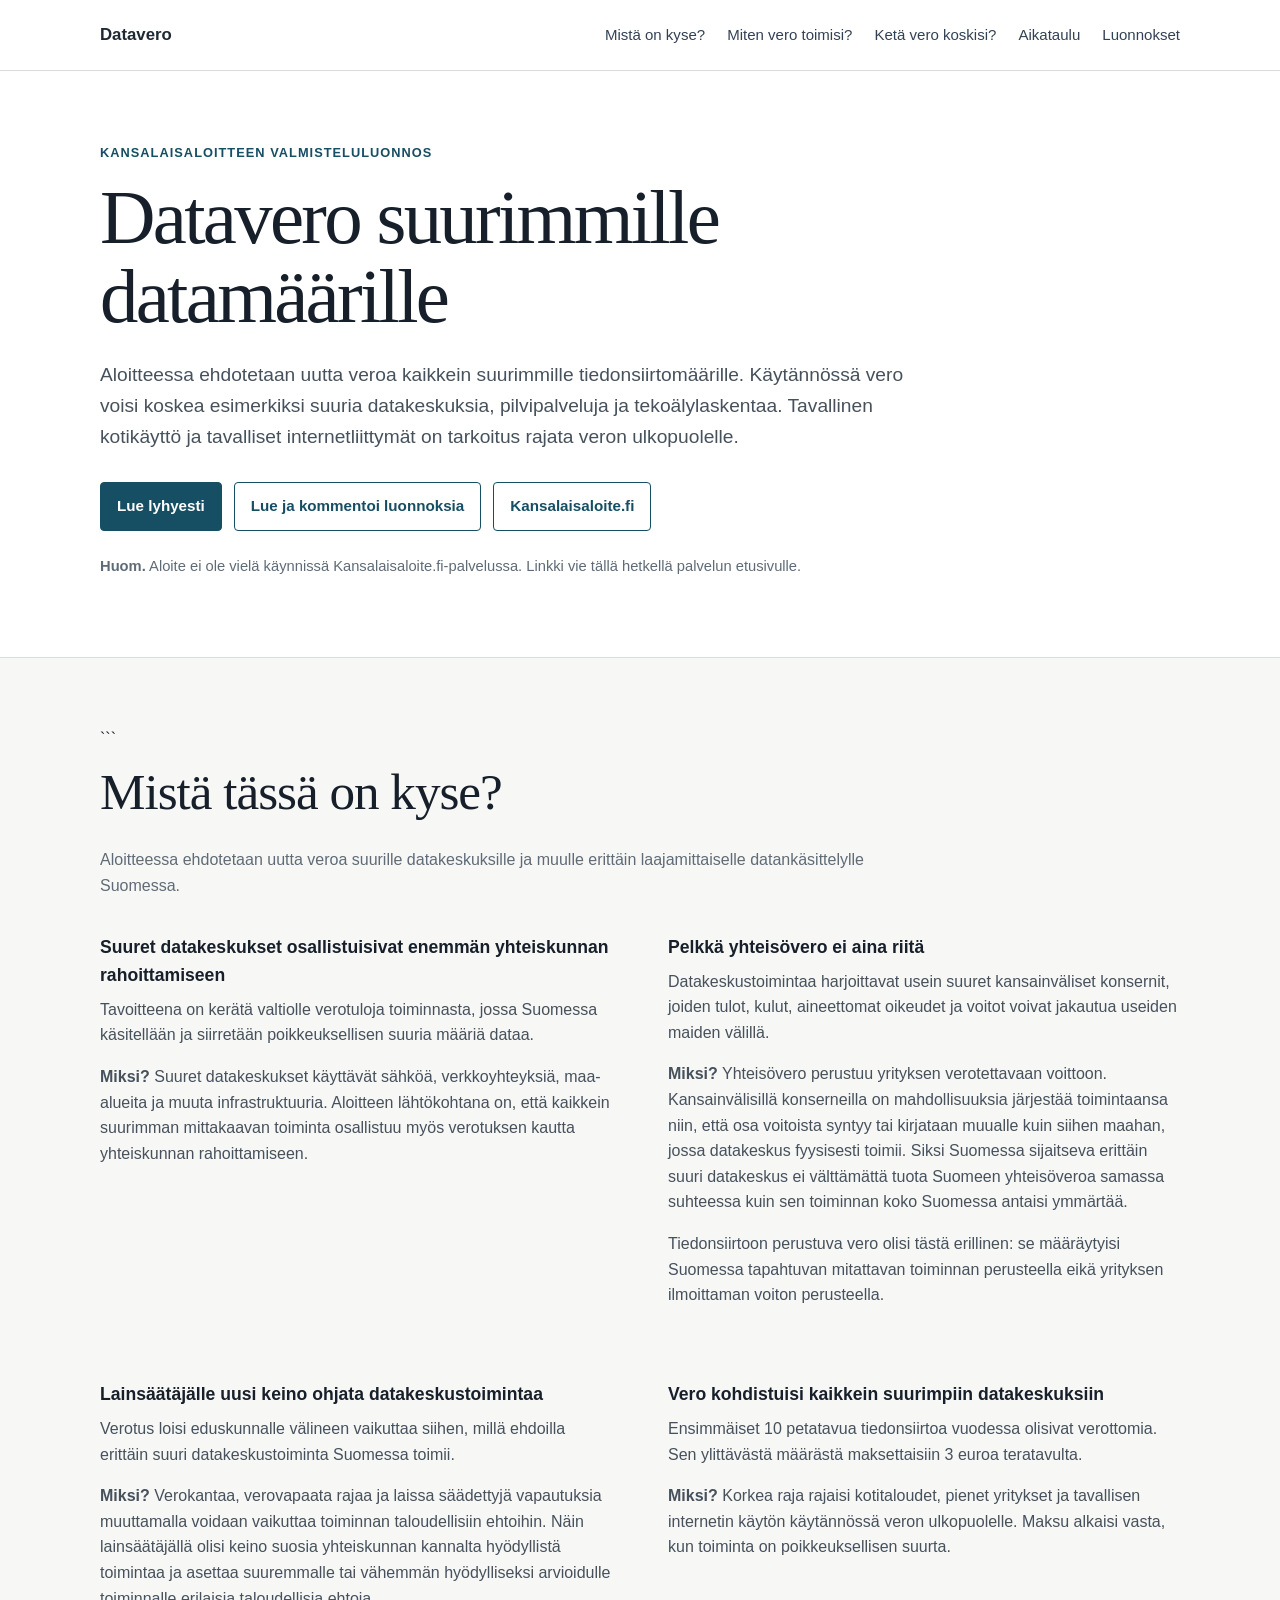
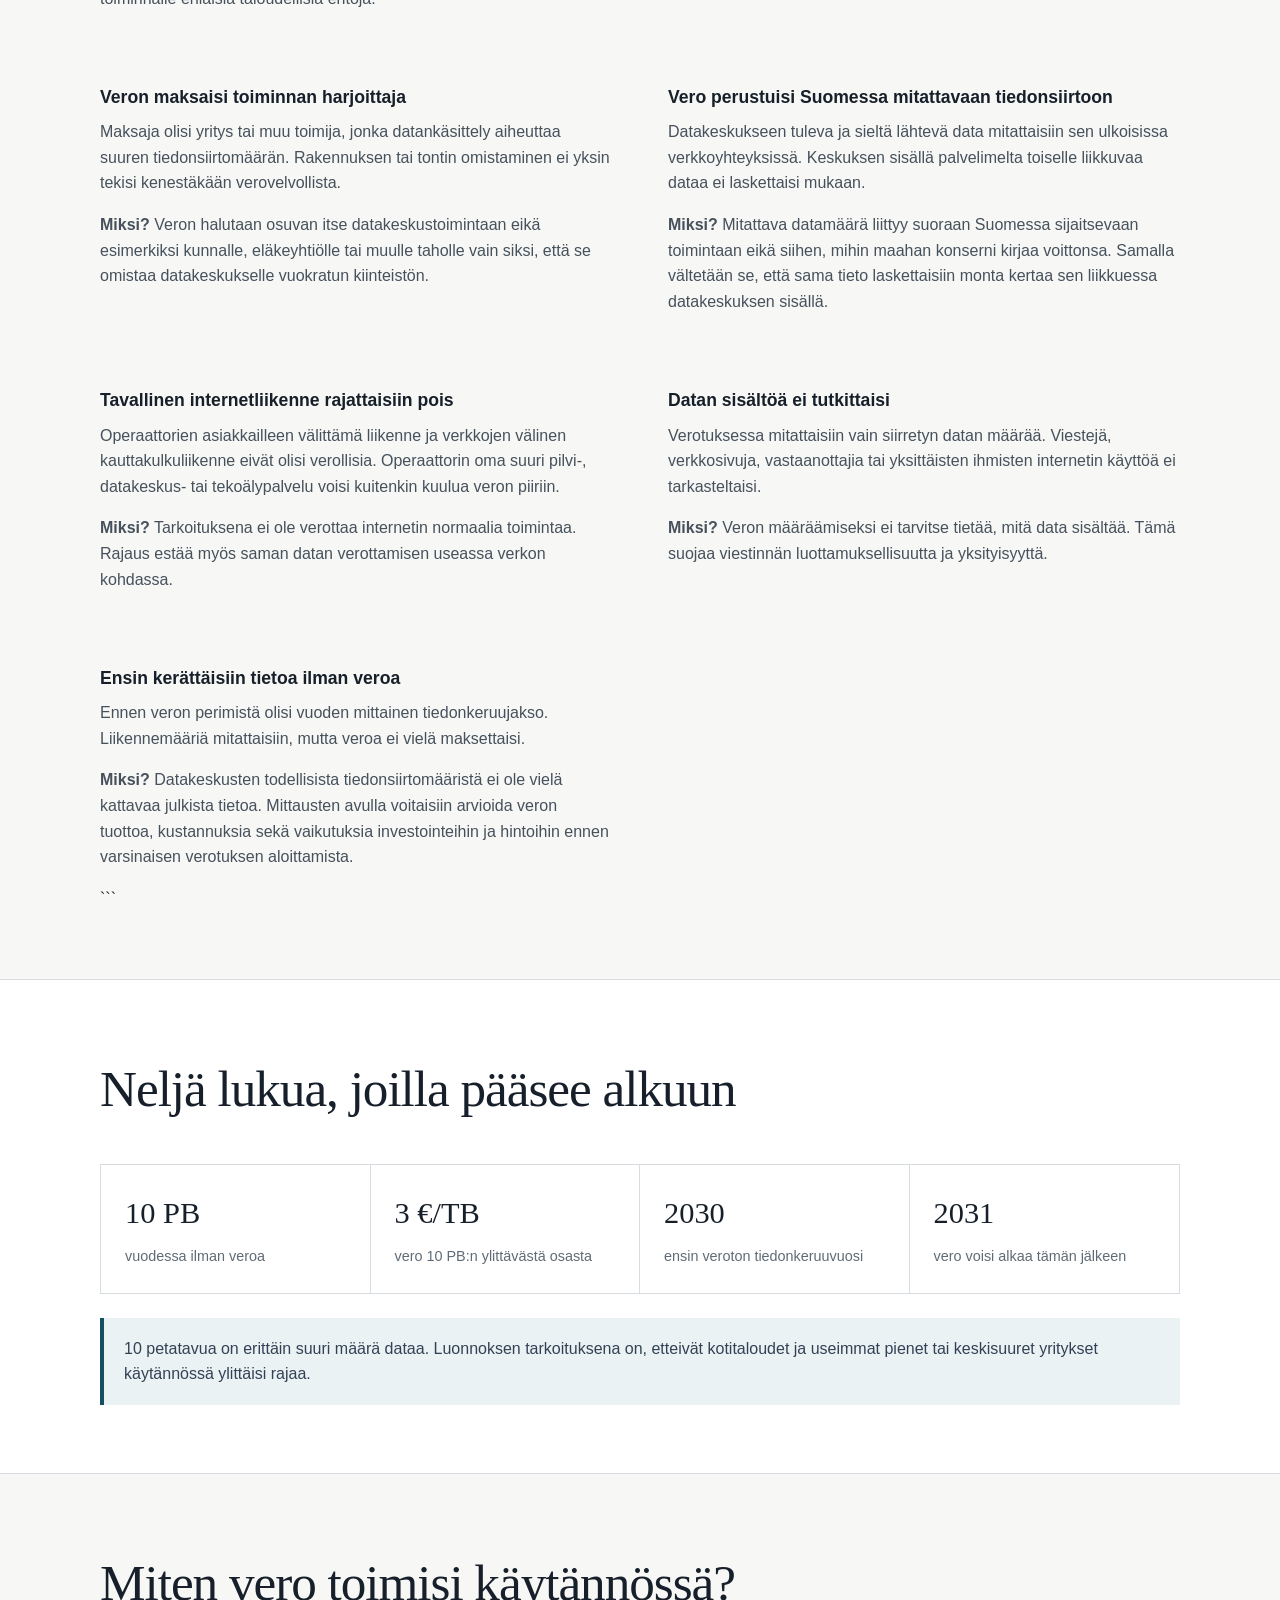
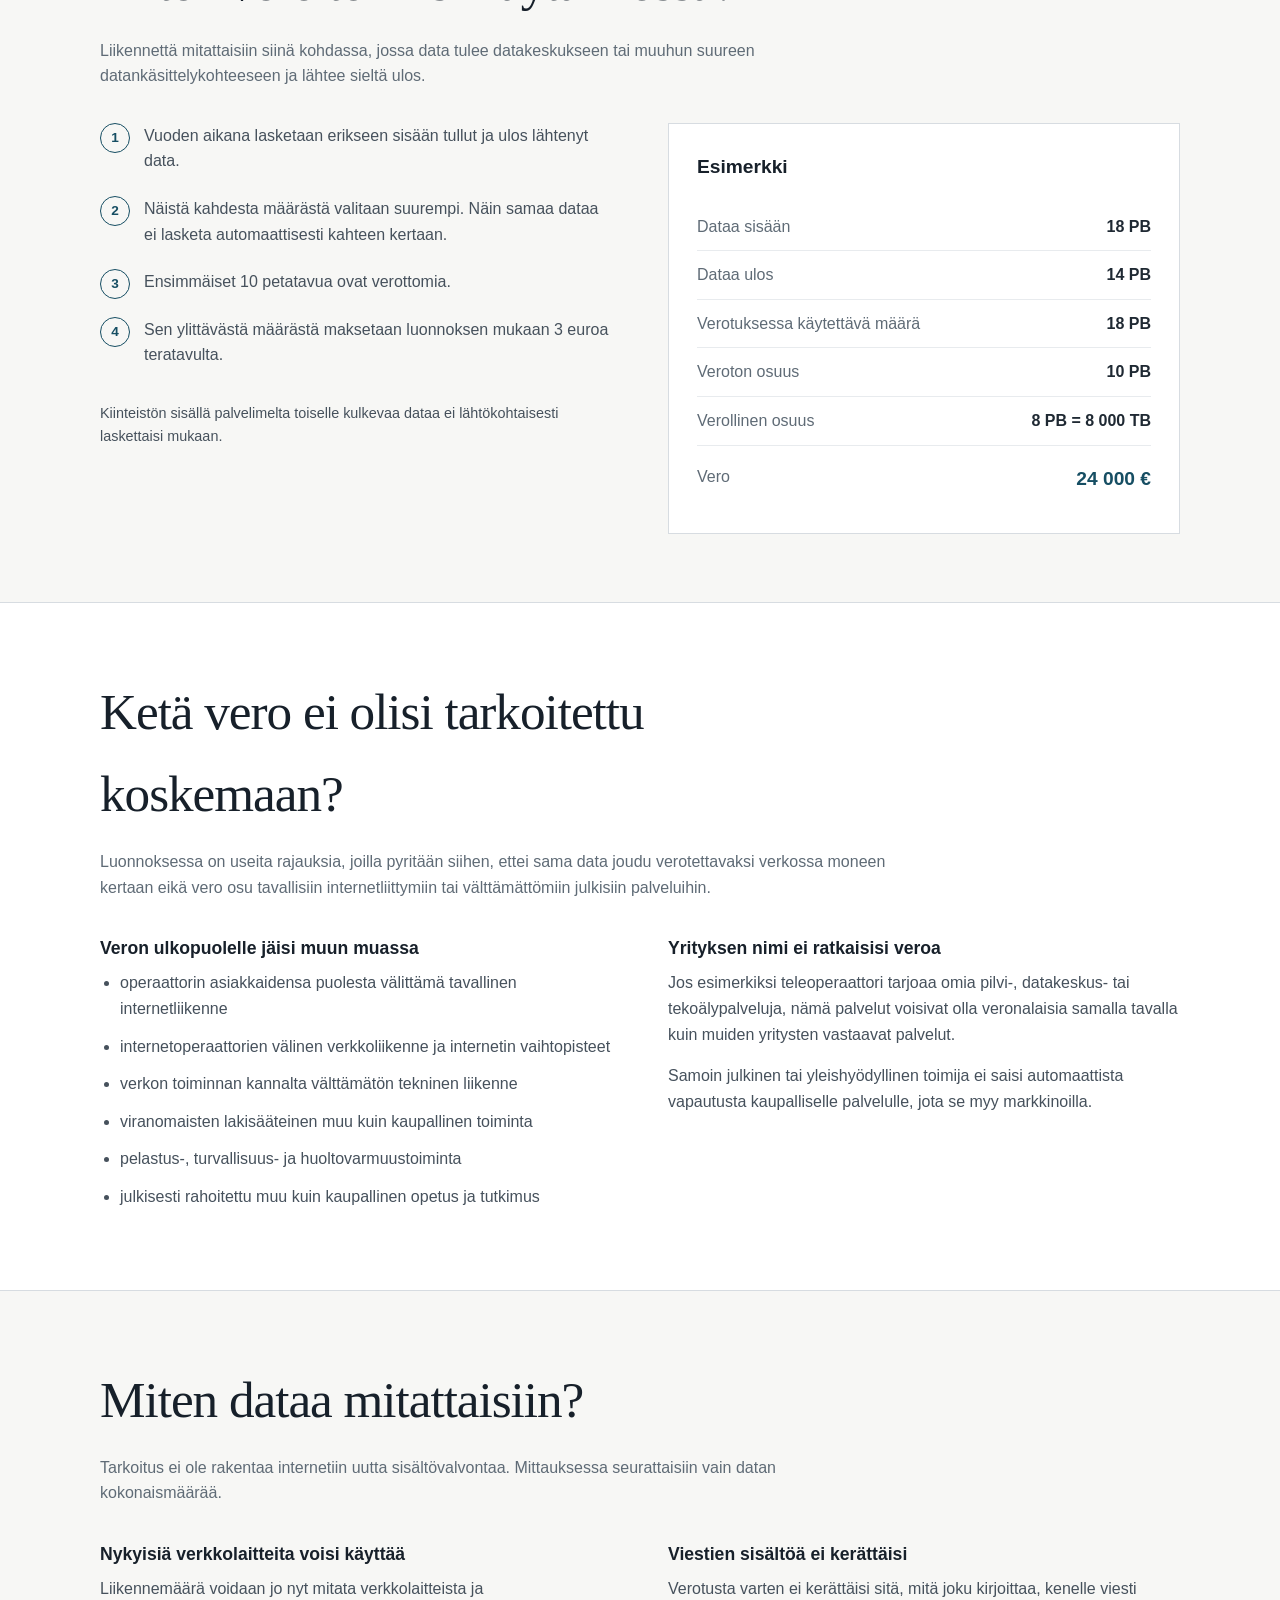
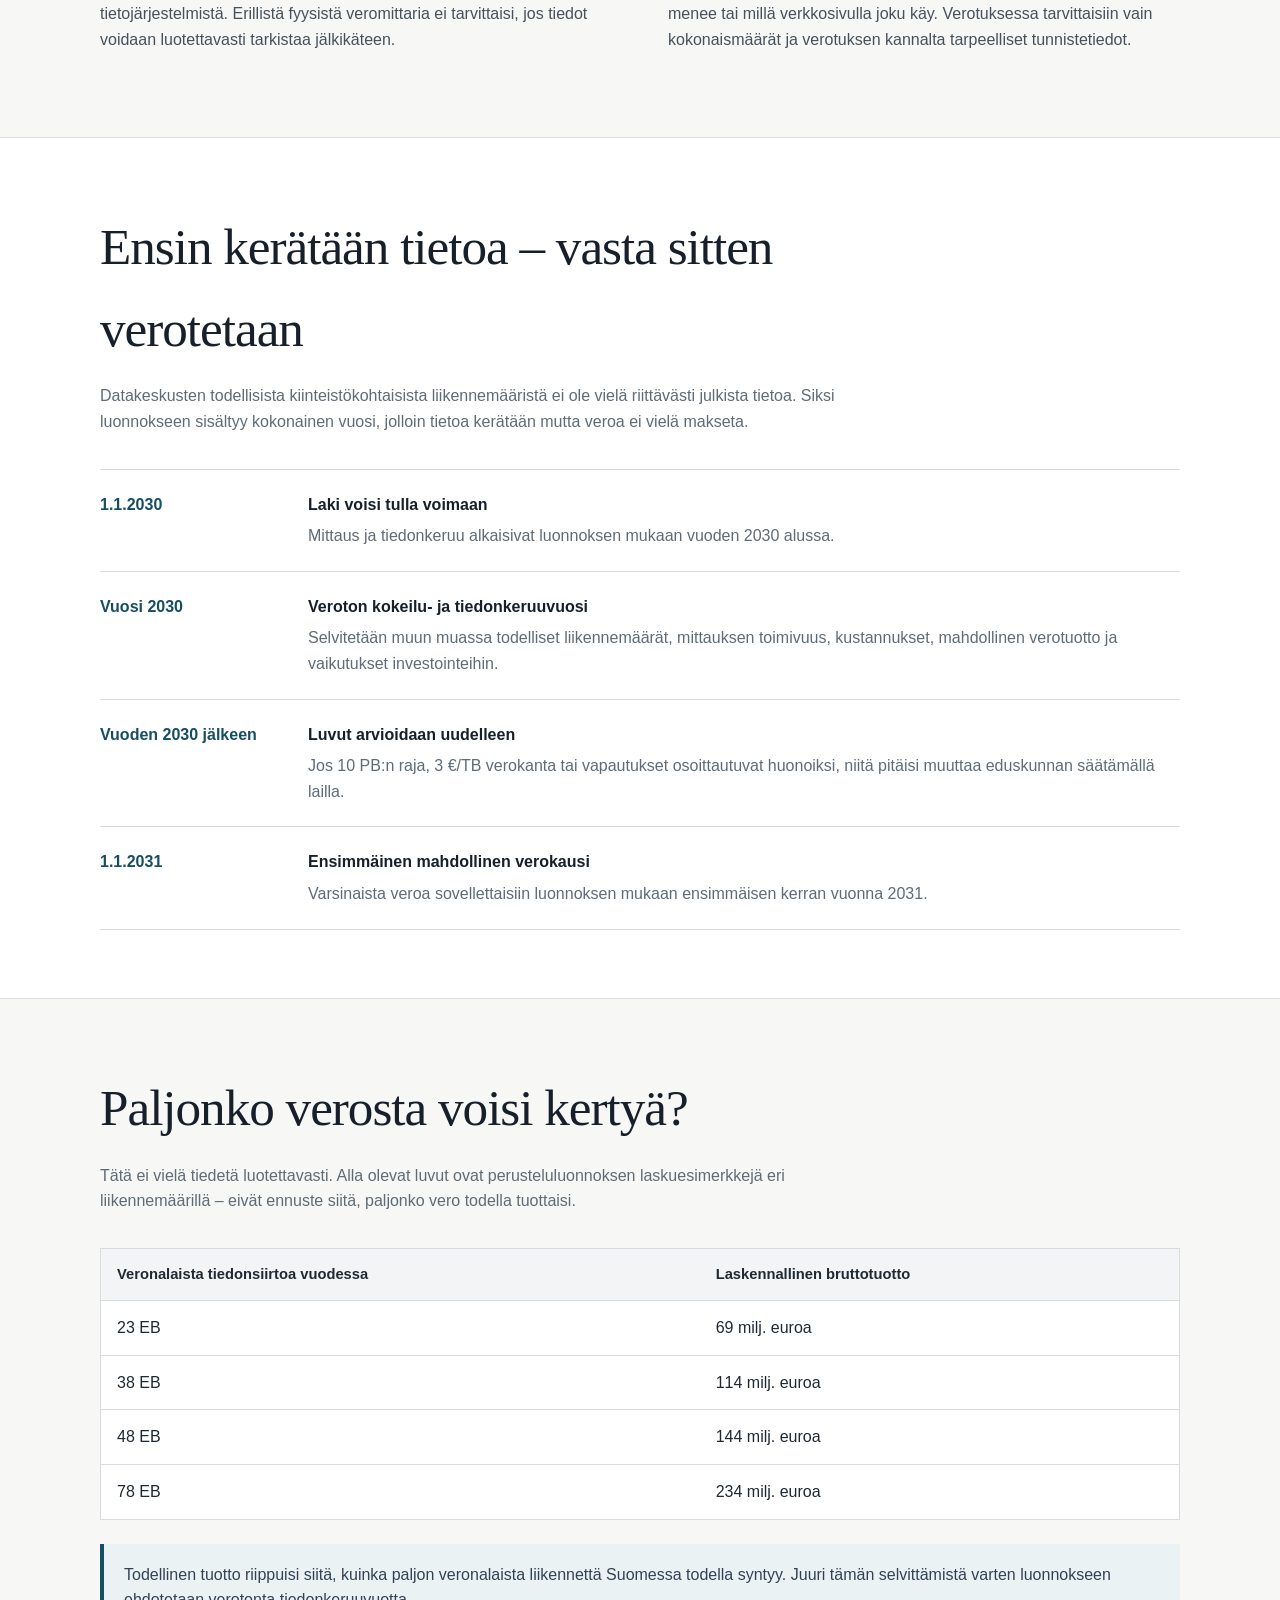
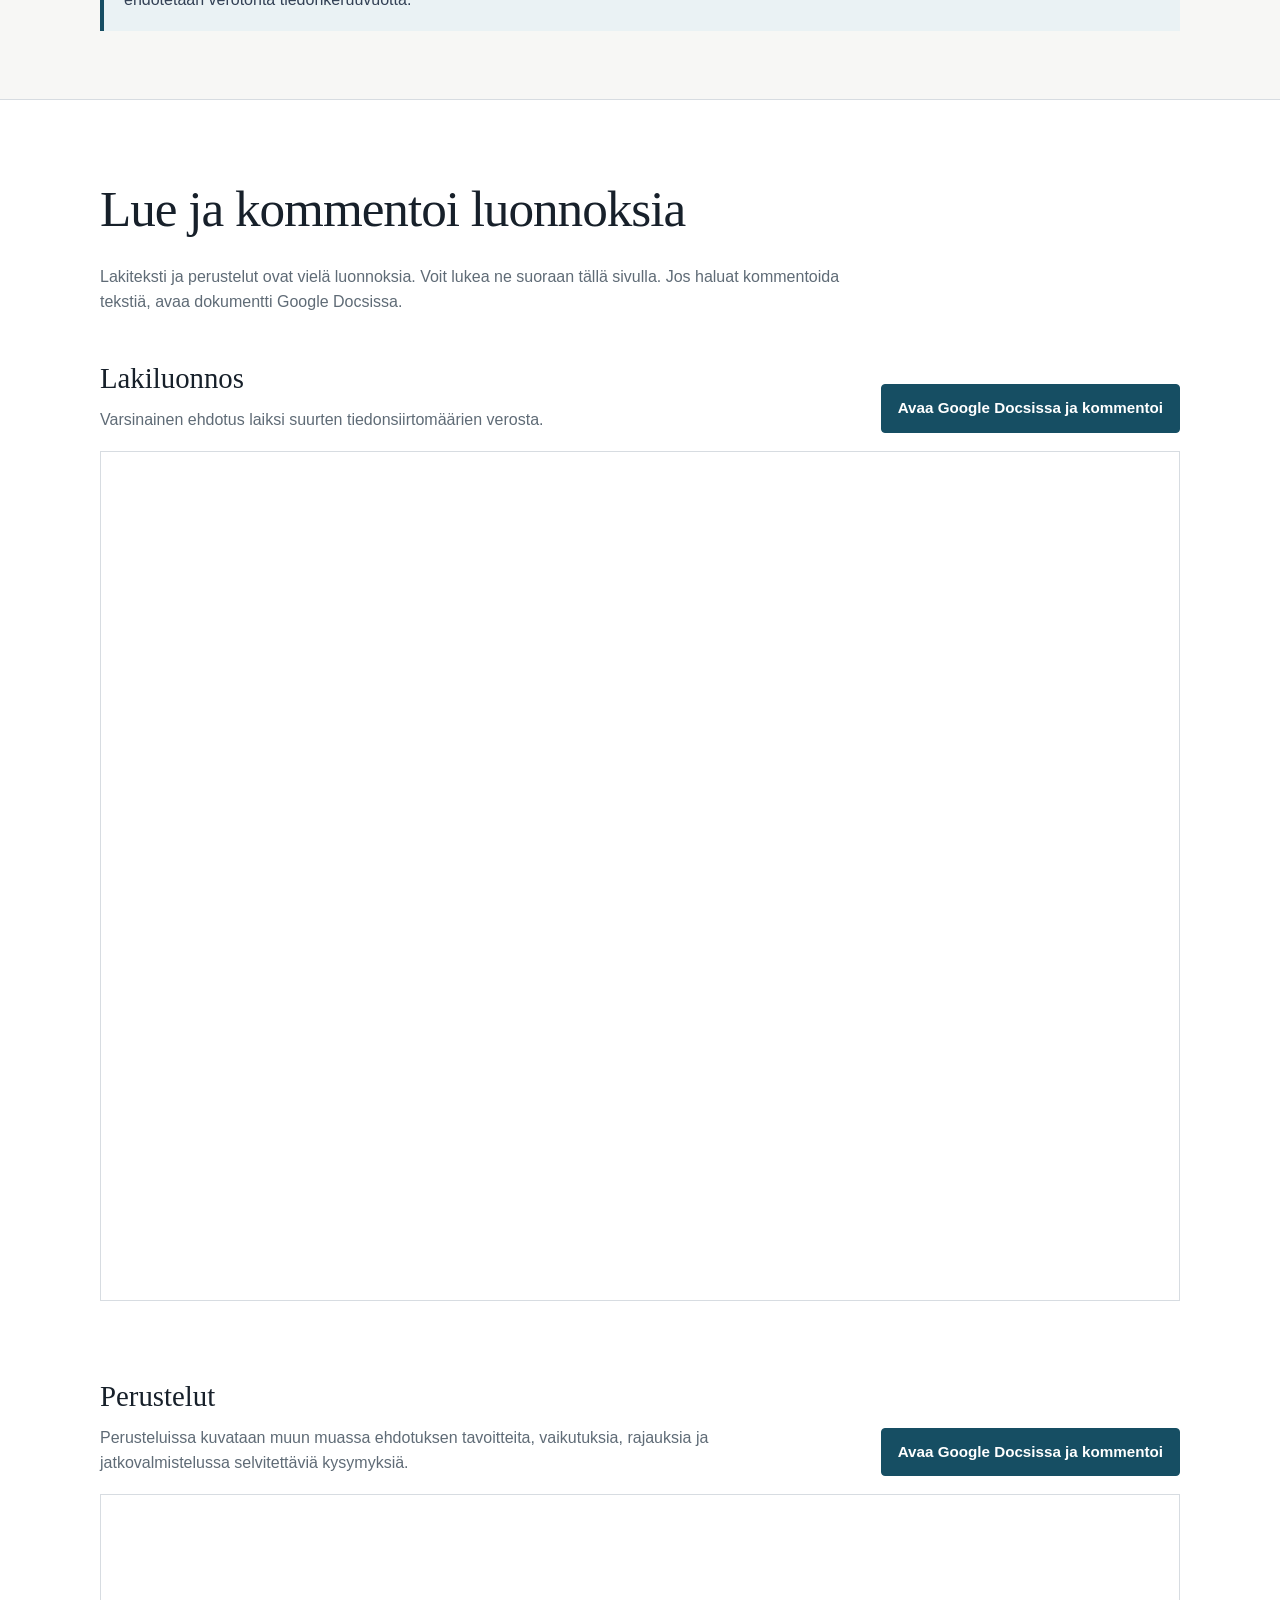
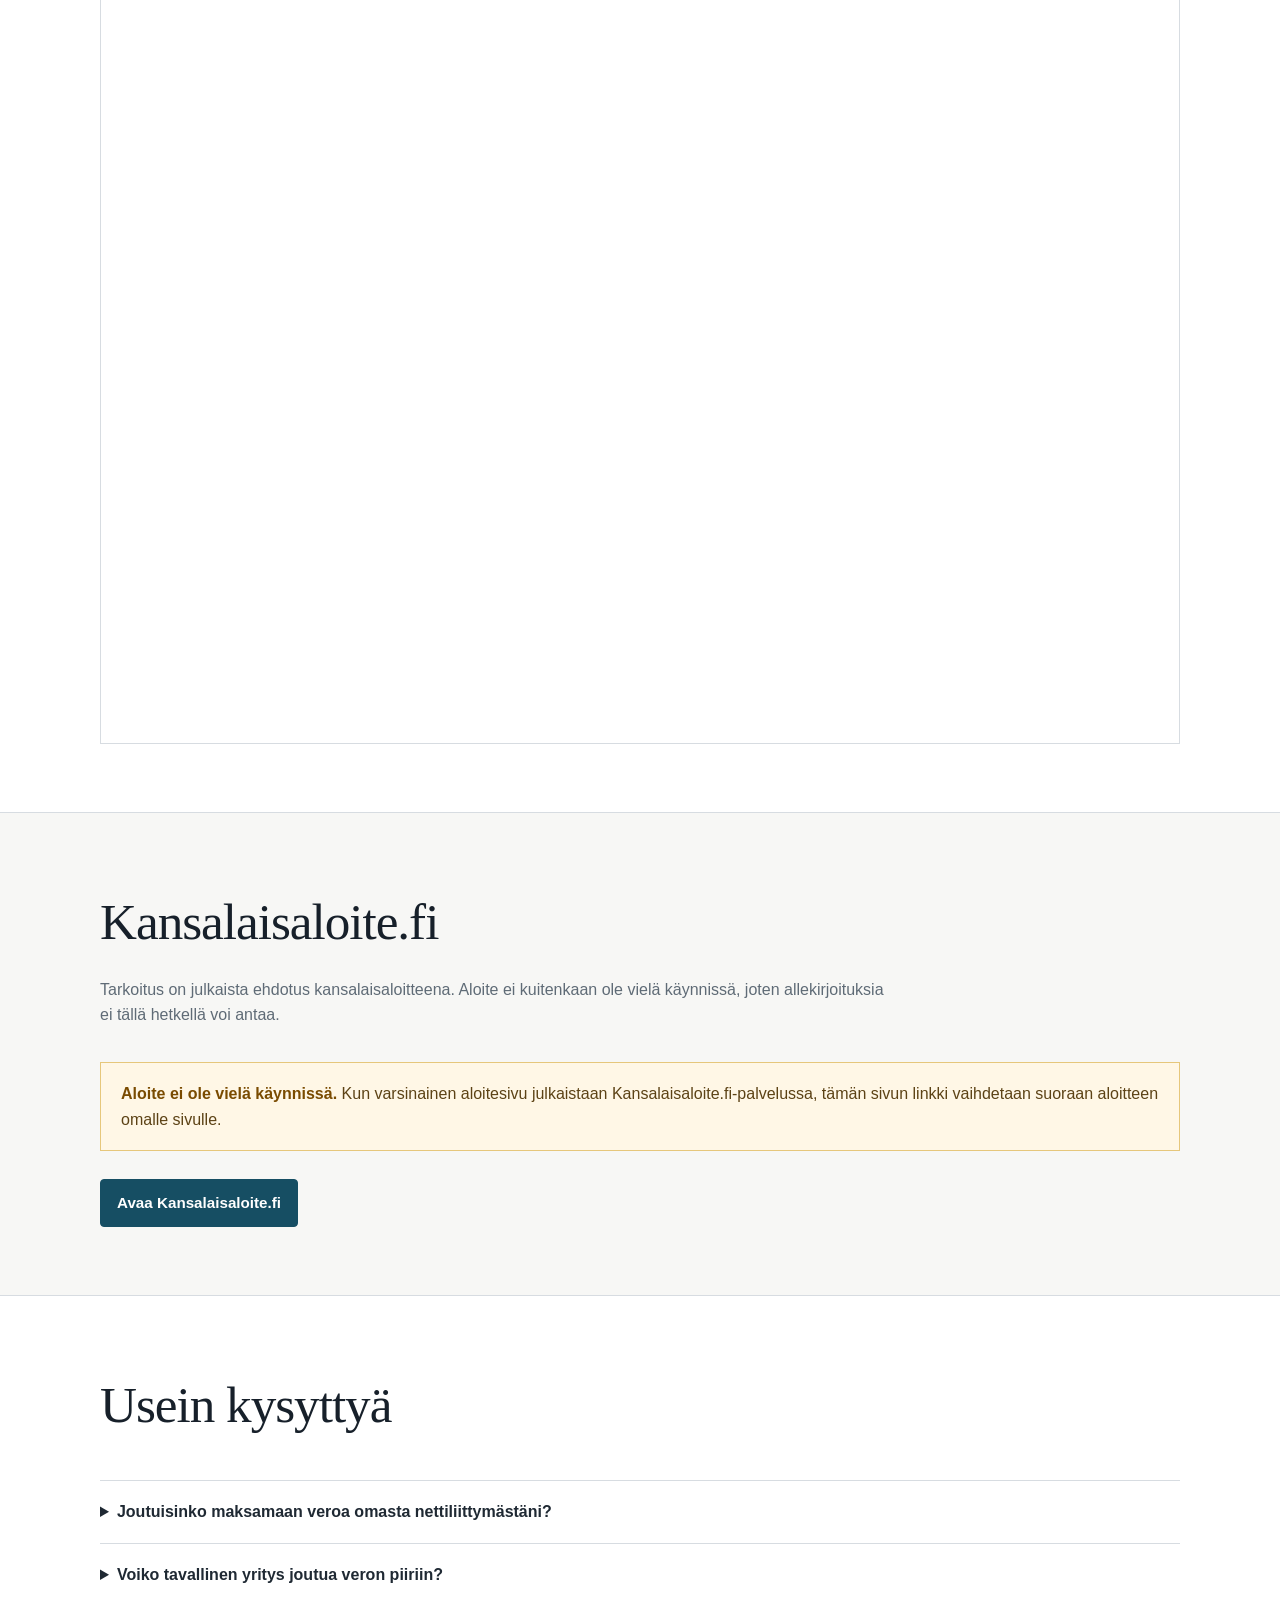
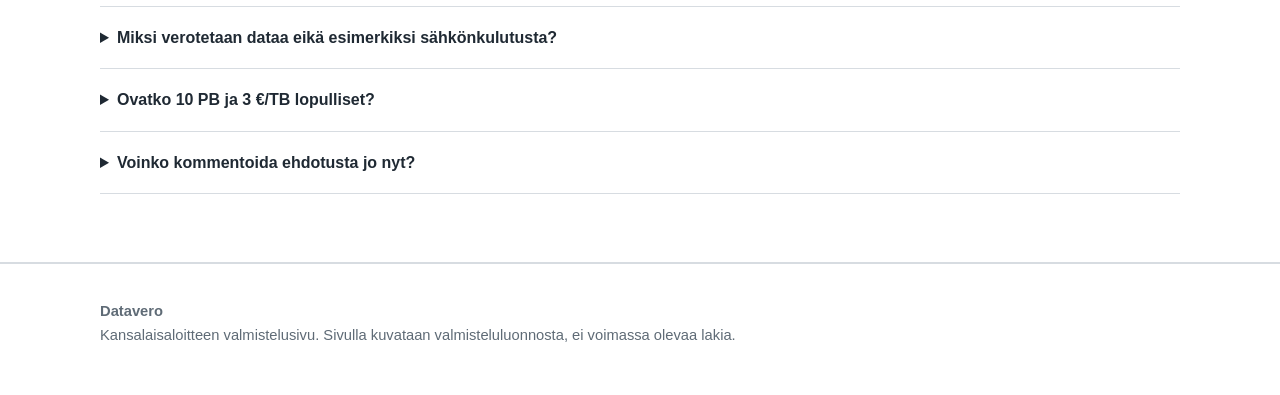
<file: index.html>
<!doctype html>
<html lang="fi">

<head>
  <meta charset="utf-8">

  <meta
    name="viewport"
    content="width=device-width, initial-scale=1"
  >

  <meta
    name="description"
    content="Datavero – kansalaisaloitteen valmistelusivu."
  >

  <title>Datavero – Laki suurten tiedonsiirtomäärien verosta</title>

  <link
    rel="stylesheet"
    href="style.css"
  >
</head>

<body>

  <div data-include="sections/header.html"></div>

  <main>

    <div data-include="sections/hero.html"></div>

    <div data-include="sections/mista-on-kyse.html"></div>

    <div data-include="sections/luvut.html"></div>

    <div data-include="sections/veromalli.html"></div>

    <div data-include="sections/rajaukset.html"></div>

    <div data-include="sections/mittaus.html"></div>

    <div data-include="sections/aikataulu.html"></div>

    <div data-include="sections/tuotto.html"></div>

    <div data-include="sections/luonnokset.html"></div>

    <div data-include="sections/kansalaisaloite.html"></div>

    <div data-include="sections/faq.html"></div>

  </main>

  <div data-include="sections/footer.html"></div>

  <script src="includes.js"></script>

</body>

</html>
</file>
<file: style.css>
:root {
  --bg: #f7f7f5;
  --paper: #ffffff;
  --ink: #1f2933;
  --muted: #5f6b76;
  --line: #d7dce1;
  --accent: #164e63;
  --accent-hover: #103c4c;
  --accent-soft: #eaf2f4;
  --warning: #7a4b00;
  --warning-bg: #fff7e6;
  --warning-line: #e6c77b;
  --max: 1080px;
}

* { box-sizing: border-box; }
html { scroll-behavior: smooth; }

body {
  margin: 0;
  background: var(--bg);
  color: var(--ink);
  font-family: Arial, Helvetica, sans-serif;
  line-height: 1.6;
}

a { color: var(--accent); }
p { margin-top: 0; }

.wrap {
  width: min(var(--max), calc(100% - 36px));
  margin: 0 auto;
}

.topbar {
  background: #ffffff;
  border-bottom: 1px solid var(--line);
}

.topbar-inner {
  display: flex;
  align-items: center;
  justify-content: space-between;
  min-height: 70px;
  gap: 20px;
}

.brand {
  text-decoration: none;
  color: var(--ink);
  font-weight: 700;
  font-size: 1.05rem;
}

nav {
  display: flex;
  gap: 22px;
  flex-wrap: wrap;
}

nav a {
  text-decoration: none;
  color: #334155;
  font-size: 0.94rem;
}

nav a:hover { text-decoration: underline; }

.hero {
  background: #ffffff;
  border-bottom: 1px solid var(--line);
  padding: 72px 0 64px;
}

.eyebrow {
  margin: 0 0 16px;
  color: var(--accent);
  font-size: 0.8rem;
  font-weight: 700;
  text-transform: uppercase;
  letter-spacing: 0.08em;
}

h1, h2, h3 {
  margin-top: 0;
  color: #17202a;
}

h1 {
  font-family: Georgia, "Times New Roman", serif;
  font-size: clamp(2.7rem, 6vw, 5.5rem);
  font-weight: 400;
  line-height: 1.02;
  letter-spacing: -0.035em;
  max-width: 900px;
  margin-bottom: 24px;
}

.lead {
  max-width: 820px;
  font-size: 1.2rem;
  color: #46515c;
  margin: 0 0 30px;
}

.hero-actions {
  display: flex;
  gap: 12px;
  flex-wrap: wrap;
  margin-bottom: 24px;
}

.note {
  color: var(--muted);
  font-size: 0.92rem;
  max-width: 780px;
}

.button {
  display: inline-block;
  padding: 11px 16px;
  border-radius: 4px;
  border: 1px solid var(--accent);
  text-decoration: none;
  font-weight: 700;
  font-size: 0.95rem;
  transition: background-color 0.15s ease, color 0.15s ease;
}

.button.primary {
  background: var(--accent);
  color: #ffffff;
}

.button.primary:hover { background: var(--accent-hover); }

.button.secondary {
  background: #ffffff;
  color: var(--accent);
}

.button.secondary:hover { background: var(--accent-soft); }

section { padding: 68px 0; }

section.white {
  background: #ffffff;
  border-top: 1px solid var(--line);
  border-bottom: 1px solid var(--line);
}

.section-intro {
  max-width: 790px;
  margin-bottom: 34px;
}

.section-intro h2 {
  font-family: Georgia, "Times New Roman", serif;
  font-size: clamp(2rem, 4vw, 3.2rem);
  font-weight: 400;
  letter-spacing: -0.02em;
  margin-bottom: 14px;
}

.section-intro p {
  color: var(--muted);
  margin: 0;
}

.facts {
  display: grid;
  grid-template-columns: repeat(4, 1fr);
  border: 1px solid var(--line);
  background: #ffffff;
}

.fact {
  padding: 24px;
  border-right: 1px solid var(--line);
}

.fact:last-child { border-right: 0; }

.fact strong {
  display: block;
  font-family: Georgia, "Times New Roman", serif;
  font-size: 1.9rem;
  font-weight: 400;
  color: #17202a;
  margin-bottom: 5px;
}

.fact span {
  color: var(--muted);
  font-size: 0.9rem;
}

.two-col {
  display: grid;
  grid-template-columns: 1fr 1fr;
  gap: 56px;
}

.two-col p { color: #46515c; }

.two-col h3 {
  font-size: 1.1rem;
  margin-bottom: 8px;
}

.list {
  margin: 0;
  padding-left: 20px;
}

.list li {
  margin: 0 0 12px;
  color: #46515c;
}

.plain-steps {
  counter-reset: item;
  list-style: none;
  padding: 0;
  margin: 0;
}

.plain-steps li {
  counter-increment: item;
  position: relative;
  padding: 0 0 22px 44px;
  color: #46515c;
}

.plain-steps li::before {
  content: counter(item);
  position: absolute;
  left: 0;
  top: 0;
  width: 28px;
  height: 28px;
  border: 1px solid var(--accent);
  color: var(--accent);
  border-radius: 50%;
  display: flex;
  align-items: center;
  justify-content: center;
  font-size: 0.85rem;
  font-weight: 700;
}

.calc-box {
  border: 1px solid var(--line);
  background: #ffffff;
  padding: 28px;
}

.calc-box h3 {
  font-size: 1.2rem;
  margin-bottom: 20px;
}

.calc-row {
  display: flex;
  justify-content: space-between;
  gap: 20px;
  padding: 11px 0;
  border-bottom: 1px solid #e8ebee;
}

.calc-row:last-child {
  border-bottom: 0;
  padding-top: 18px;
}

.calc-row span { color: var(--muted); }
.calc-row strong { text-align: right; }

.calc-row.total strong {
  color: var(--accent);
  font-size: 1.2rem;
}

.callout {
  background: var(--accent-soft);
  border-left: 4px solid var(--accent);
  padding: 18px 20px;
  color: #334155;
  margin-top: 24px;
}

.warning {
  background: var(--warning-bg);
  border: 1px solid var(--warning-line);
  padding: 18px 20px;
  color: #5c4215;
  margin: 0 0 28px;
}

.warning strong { color: var(--warning); }

.timeline { border-top: 1px solid var(--line); }

.timeline-row {
  display: grid;
  grid-template-columns: 180px 1fr;
  gap: 28px;
  padding: 22px 0;
  border-bottom: 1px solid var(--line);
}

.timeline-row strong { color: var(--accent); }

.timeline-row h3 {
  font-size: 1rem;
  margin-bottom: 6px;
}

.timeline-row p {
  margin: 0;
  color: var(--muted);
}

.table-scroll { overflow-x: auto; }

.revenue-table {
  width: 100%;
  border-collapse: collapse;
  background: #ffffff;
  border: 1px solid var(--line);
}

.revenue-table th,
.revenue-table td {
  padding: 14px 16px;
  text-align: left;
  border-bottom: 1px solid var(--line);
}

.revenue-table th {
  background: #f3f4f6;
  font-size: 0.92rem;
}

.revenue-table tr:last-child td { border-bottom: 0; }

.document-viewer { margin-top: 40px; }

.document-viewer + .document-viewer { margin-top: 72px; }

.document-heading {
  display: flex;
  align-items: flex-end;
  justify-content: space-between;
  gap: 30px;
  margin-bottom: 18px;
}

.document-heading > div { max-width: 650px; }

.document-heading h3 {
  font-family: Georgia, "Times New Roman", serif;
  font-size: 1.8rem;
  font-weight: 400;
  margin: 0 0 6px;
}

.document-heading p {
  margin: 0;
  color: var(--muted);
}

.google-doc {
  display: block;
  width: 100%;
  height: 850px;
  border: 1px solid var(--line);
  background: #ffffff;
}

.subtle {
  font-size: 0.9rem;
  color: var(--muted);
  margin-top: 12px;
}

.faq { border-top: 1px solid var(--line); }

details {
  border-bottom: 1px solid var(--line);
  padding: 0;
}

summary {
  cursor: pointer;
  padding: 18px 0;
  font-weight: 700;
}

summary:hover { color: var(--accent); }

details p {
  color: var(--muted);
  margin: 0 0 18px;
  max-width: 820px;
}

footer {
  background: #ffffff;
  border-top: 1px solid var(--line);
  padding: 36px 0 48px;
  color: var(--muted);
  font-size: 0.92rem;
}

.include-error {
  margin-top: 20px;
  margin-bottom: 20px;
  padding: 14px 16px;
  border: 1px solid #e4b5b5;
  background: #fff5f5;
  color: #7f1d1d;
}

@media (max-width: 800px) {
  .topbar-inner {
    align-items: flex-start;
    flex-direction: column;
    padding: 18px 0;
  }

  nav { gap: 12px 18px; }
  .hero { padding: 52px 0 48px; }

  .facts { grid-template-columns: 1fr 1fr; }
  .fact:nth-child(2) { border-right: 0; }
  .fact:nth-child(-n + 2) { border-bottom: 1px solid var(--line); }

  .two-col {
    grid-template-columns: 1fr;
    gap: 30px;
  }

  .timeline-row {
    grid-template-columns: 1fr;
    gap: 6px;
  }

  .document-heading {
    align-items: flex-start;
    flex-direction: column;
    gap: 16px;
  }

  .google-doc { height: 650px; }
}

@media (max-width: 520px) {
  .wrap {
    width: min(var(--max), calc(100% - 26px));
  }

  .facts { grid-template-columns: 1fr; }

  .fact {
    border-right: 0;
    border-bottom: 1px solid var(--line);
  }

  .fact:last-child { border-bottom: 0; }

  .hero-actions {
    align-items: stretch;
    flex-direction: column;
  }

  .button { text-align: center; }

  .calc-row {
    align-items: flex-start;
    flex-direction: column;
    gap: 4px;
  }

  .calc-row strong { text-align: left; }
  .google-doc { height: 560px; }
}
</file>
